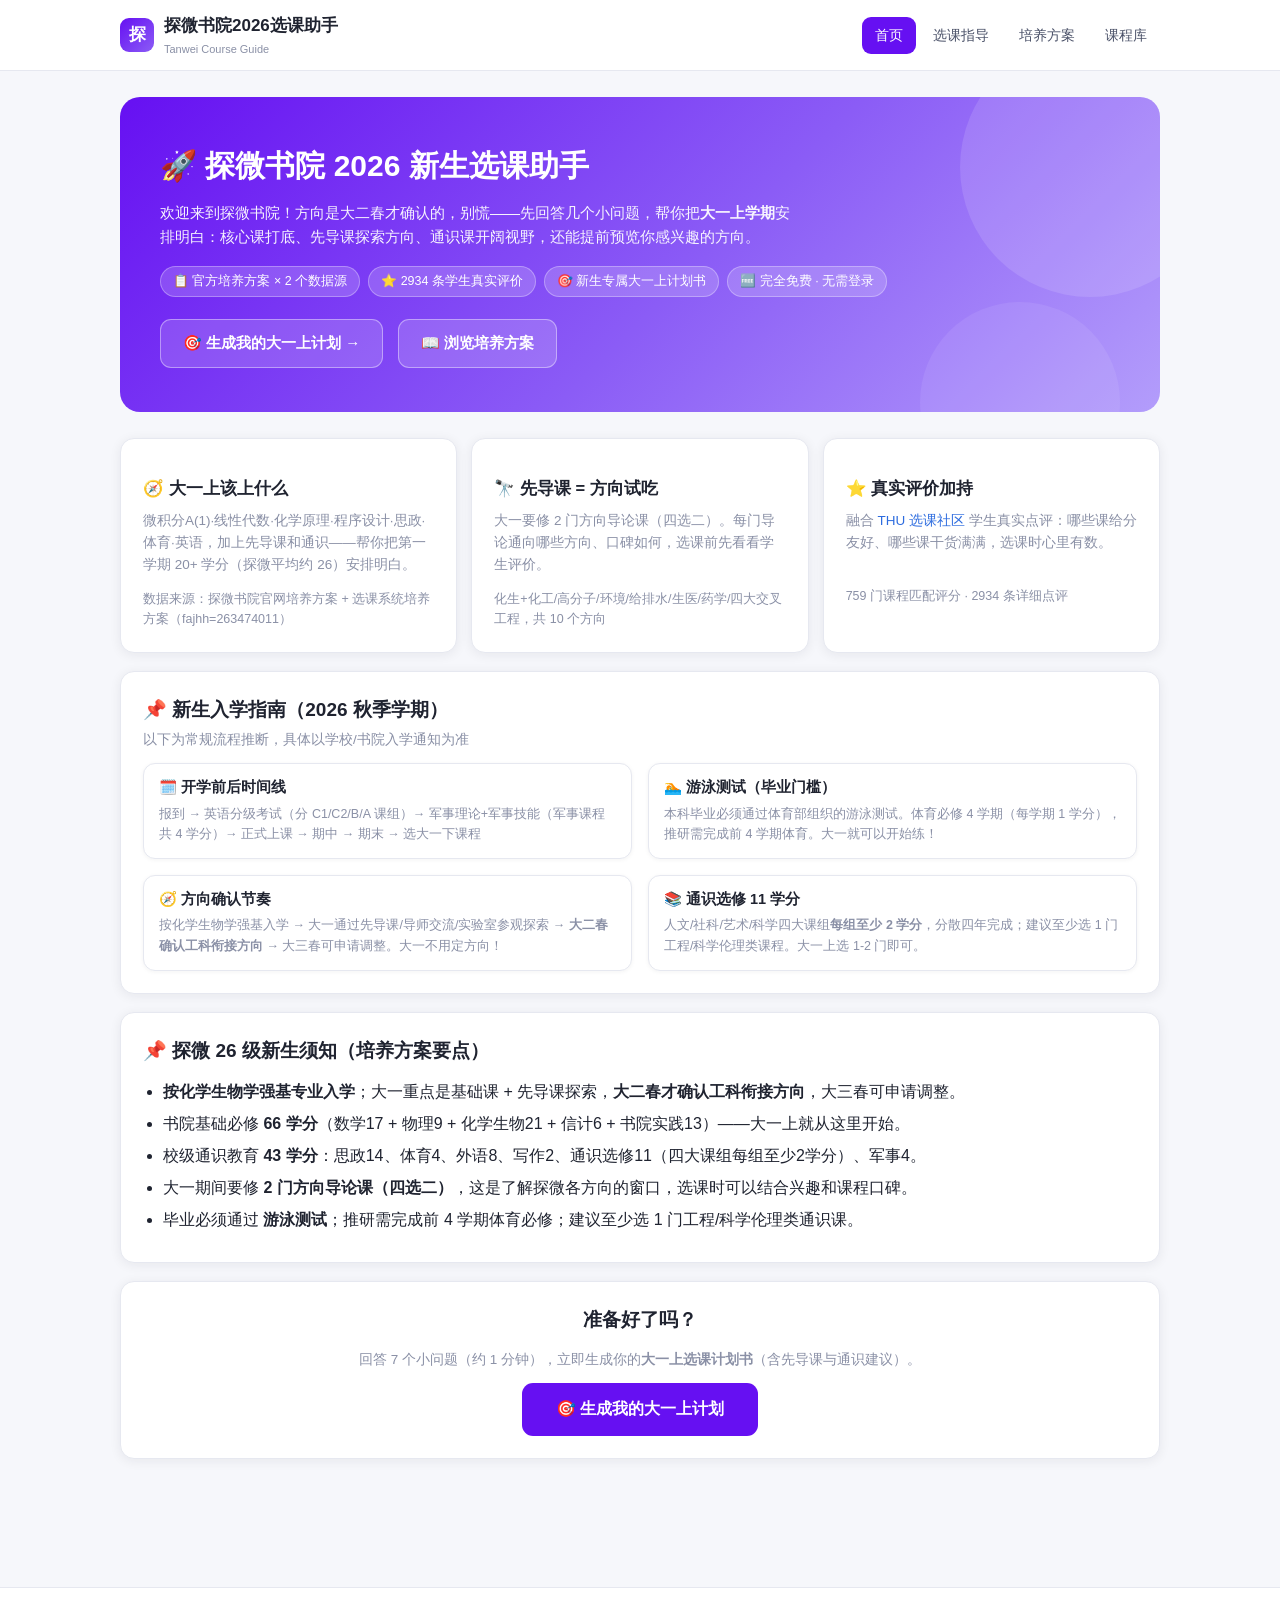
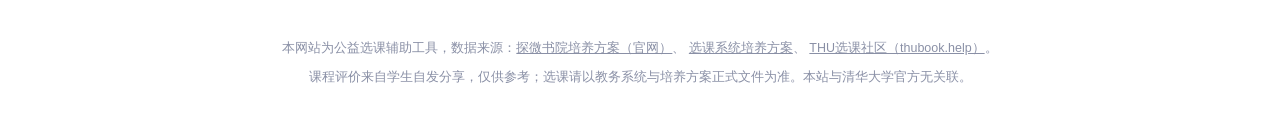
<file: index.html>
<!DOCTYPE html>
<html lang="zh-CN">
<head>
  <meta charset="UTF-8">
  <meta name="viewport" content="width=device-width, initial-scale=1.0">
  <title>探微书院2026选课助手 - 清华探微书院选课指导</title>
  <meta name="description" content="面向清华大学探微书院2026级新生的选课指导网站：结合官方培养方案与THU选课社区真实评价，按必选/限选/任选框架为你生成个性化选课建议。">
  <link rel="stylesheet" href="css/style.css">
  <link rel="icon" href="data:image/svg+xml,<svg xmlns='http://www.w3.org/2000/svg' viewBox='0 0 100 100'><rect width='100' height='100' rx='22' fill='%236610f2'/><text x='50' y='68' font-size='52' text-anchor='middle' fill='white' font-family='sans-serif' font-weight='bold'>探</text></svg>">
</head>
<body>
  <header class="topbar">
    <div class="topbar-inner">
      <a class="brand" href="index.html">
        <span class="brand-logo">探</span>
        <span>探微书院2026选课助手<small>Tanwei Course Guide</small></span>
      </a>
      <nav class="nav">
        <a href="index.html" data-nav="home" class="active">首页</a>
        <a href="guide.html" data-nav="guide">选课指导</a>
        <a href="pyfa.html" data-nav="pyfa">培养方案</a>
        <a href="courses.html" data-nav="courses">课程库</a>
      </nav>
    </div>
  </header>

  <div class="wrap">
    <section class="hero">
      <h1>🚀 探微书院 2026 新生选课助手</h1>
      <p>欢迎来到探微书院！方向是大二春才确认的，别慌——先回答几个小问题，帮你把<b>大一上学期</b>安排明白：核心课打底、先导课探索方向、通识课开阔视野，还能提前预览你感兴趣的方向。</p>
      <div class="badges">
        <span>📋 官方培养方案 × 2 个数据源</span>
        <span>⭐ 2934 条学生真实评价</span>
        <span>🎯 新生专属大一上计划书</span>
        <span>🆓 完全免费 · 无需登录</span>
      </div>
      <div class="cta">
        <a class="btn btn-ghost" href="guide.html">🎯 生成我的大一上计划 →</a>
        <a class="btn btn-ghost" href="pyfa.html" style="margin-left:10px">📖 浏览培养方案</a>
      </div>
    </section>

    <div class="grid-3">
      <div class="card">
        <h3>🧭 大一上该上什么</h3>
        <p class="sub" style="min-height:64px">微积分A(1)·线性代数·化学原理·程序设计·思政·体育·英语，加上先导课和通识——帮你把第一学期 20+ 学分（探微平均约 26）安排明白。</p>
        <p class="small">数据来源：探微书院官网培养方案 + 选课系统培养方案（fajhh=263474011）</p>
      </div>
      <div class="card">
        <h3>🔭 先导课 = 方向试吃</h3>
        <p class="sub" style="min-height:64px">大一要修 2 门方向导论课（四选二）。每门导论通向哪些方向、口碑如何，选课前先看看学生评价。</p>
        <p class="small">化生+化工/高分子/环境/给排水/生医/药学/四大交叉工程，共 10 个方向</p>
      </div>
      <div class="card">
        <h3>⭐ 真实评价加持</h3>
        <p class="sub" style="min-height:64px">融合 <a href="https://thubook.help/thucourse/" target="_blank" rel="noopener">THU 选课社区</a> 学生真实点评：哪些课给分友好、哪些课干货满满，选课时心里有数。</p>
        <p class="small">759 门课程匹配评分 · 2934 条详细点评</p>
      </div>
    </div>

    <div class="card">
      <h2>📌 新生入学指南（2026 秋季学期）</h2>
      <div class="sub">以下为常规流程推断，具体以学校/书院入学通知为准</div>
      <div class="grid-2" style="margin-top:6px">
        <div class="course-card">
          <div class="course-name">🗓️ 开学前后时间线</div>
          <div class="course-meta"><span class="small">报到 → 英语分级考试（分 C1/C2/B/A 课组）→ 军事理论+军事技能（军事课程共 4 学分）→ 正式上课 → 期中 → 期末 → 选大一下课程</span></div>
        </div>
        <div class="course-card">
          <div class="course-name">🏊 游泳测试（毕业门槛）</div>
          <div class="course-meta"><span class="small">本科毕业必须通过体育部组织的游泳测试。体育必修 4 学期（每学期 1 学分），推研需完成前 4 学期体育。大一就可以开始练！</span></div>
        </div>
        <div class="course-card">
          <div class="course-name">🧭 方向确认节奏</div>
          <div class="course-meta"><span class="small">按化学生物学强基入学 → 大一通过先导课/导师交流/实验室参观探索 → <b>大二春确认工科衔接方向</b> → 大三春可申请调整。大一不用定方向！</span></div>
        </div>
        <div class="course-card">
          <div class="course-name">📚 通识选修 11 学分</div>
          <div class="course-meta"><span class="small">人文/社科/艺术/科学四大课组<b>每组至少 2 学分</b>，分散四年完成；建议至少选 1 门工程/科学伦理类课程。大一上选 1-2 门即可。</span></div>
        </div>
      </div>
    </div>

    <div class="card">
      <h2>📌 探微 26 级新生须知（培养方案要点）</h2>
      <ul style="margin:10px 0 4px 20px; line-height:2">
        <li><b>按化学生物学强基专业入学</b>；大一重点是基础课 + 先导课探索，<b>大二春才确认工科衔接方向</b>，大三春可申请调整。</li>
        <li>书院基础必修 <b>66 学分</b>（数学17 + 物理9 + 化学生物21 + 信计6 + 书院实践13）——大一上就从这里开始。</li>
        <li>校级通识教育 <b>43 学分</b>：思政14、体育4、外语8、写作2、通识选修11（四大课组每组至少2学分）、军事4。</li>
        <li>大一期间要修 <b>2 门方向导论课（四选二）</b>，这是了解探微各方向的窗口，选课时可以结合兴趣和课程口碑。</li>
        <li>毕业必须通过 <b>游泳测试</b>；推研需完成前 4 学期体育必修；建议至少选 1 门工程/科学伦理类通识课。</li>
      </ul>
    </div>

    <div class="card" style="text-align:center">
      <h2 style="margin-bottom:14px">准备好了吗？</h2>
      <p class="sub">回答 7 个小问题（约 1 分钟），立即生成你的<b>大一上选课计划书</b>（含先导课与通识建议）。</p>
      <a class="btn btn-primary" href="guide.html" style="font-size:16px;padding:13px 34px">🎯 生成我的大一上计划</a>
    </div>
  </div>

  <footer class="footer"></footer>
  <script src="js/common.js"></script>
  <script defer src="https://cloud.umami.is/script.js" data-website-id="f0b6b530-dc41-487b-8b93-bb1260976c66"></script>
</body>
</html>
</file>
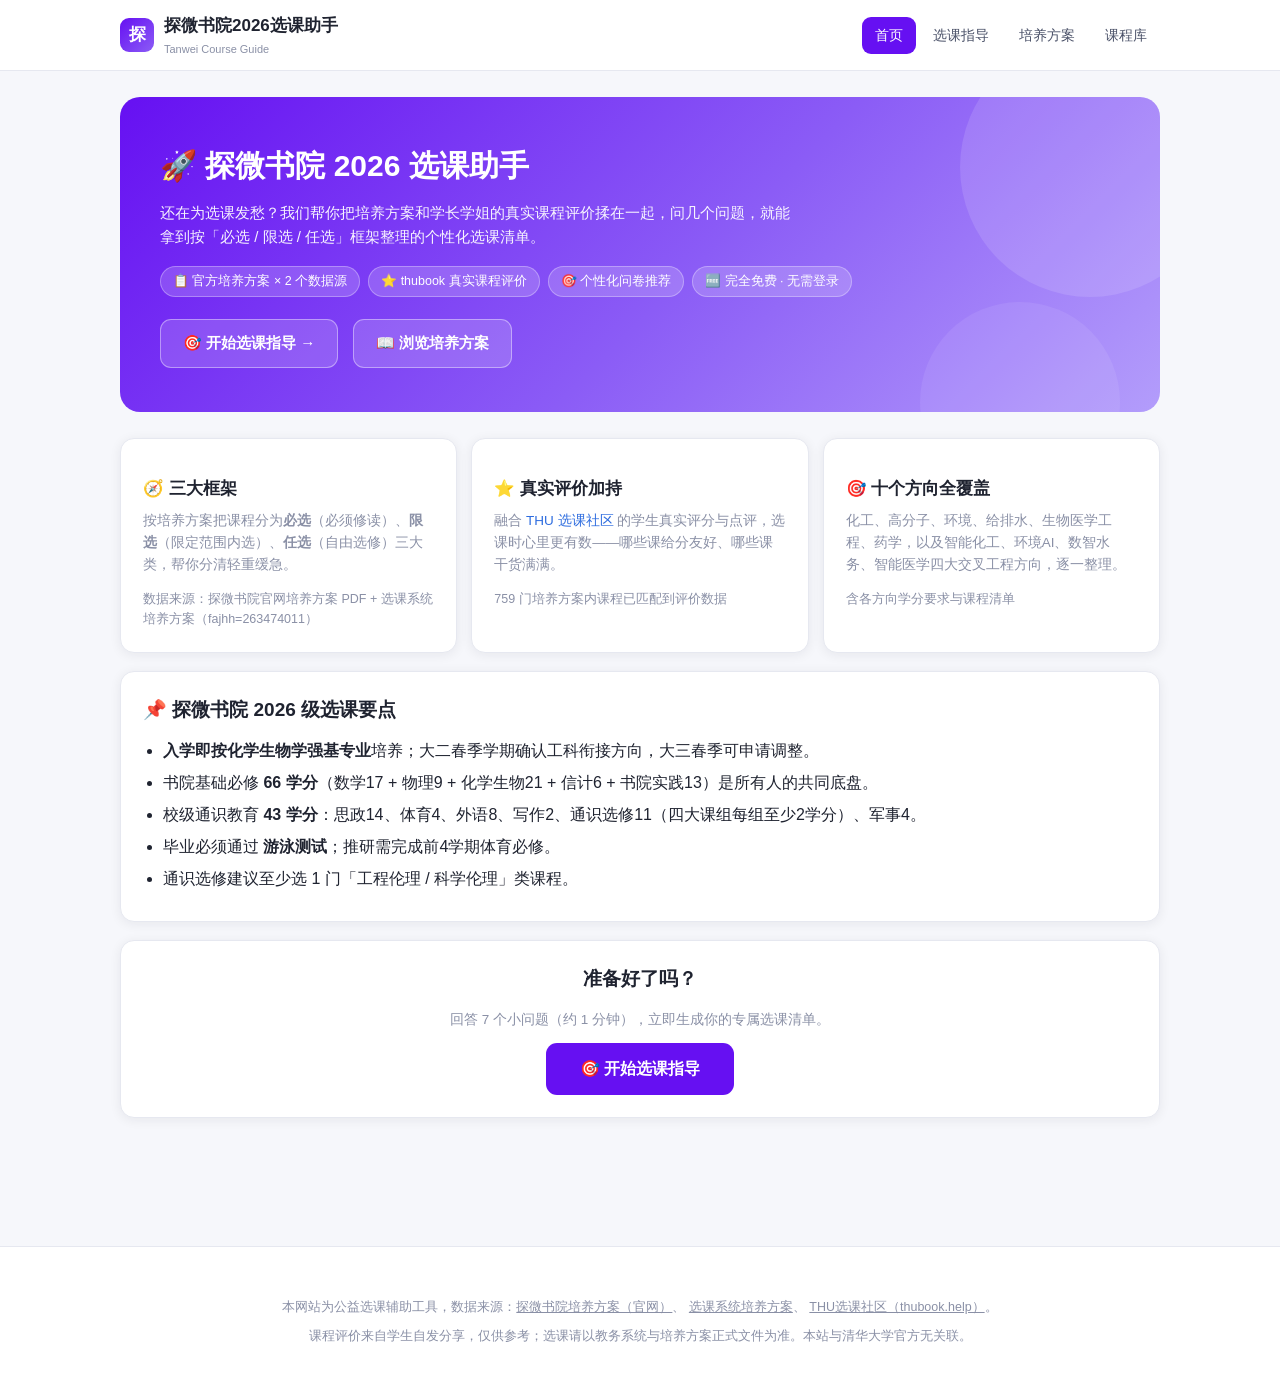
<file: 网站发布版/index.html>
<!DOCTYPE html>
<html lang="zh-CN">
<head>
  <meta charset="UTF-8">
  <meta name="viewport" content="width=device-width, initial-scale=1.0">
  <title>探微书院2026选课助手 - 清华探微书院选课指导</title>
  <meta name="description" content="面向清华大学探微书院2026级新生的选课指导网站：结合官方培养方案与THU选课社区真实评价，按必选/限选/任选框架为你生成个性化选课建议。">
  <link rel="stylesheet" href="css/style.css">
  <link rel="icon" href="data:image/svg+xml,<svg xmlns='http://www.w3.org/2000/svg' viewBox='0 0 100 100'><rect width='100' height='100' rx='22' fill='%236610f2'/><text x='50' y='68' font-size='52' text-anchor='middle' fill='white' font-family='sans-serif' font-weight='bold'>探</text></svg>">
</head>
<body>
  <header class="topbar">
    <div class="topbar-inner">
      <a class="brand" href="index.html">
        <span class="brand-logo">探</span>
        <span>探微书院2026选课助手<small>Tanwei Course Guide</small></span>
      </a>
      <nav class="nav">
        <a href="index.html" data-nav="home" class="active">首页</a>
        <a href="guide.html" data-nav="guide">选课指导</a>
        <a href="pyfa.html" data-nav="pyfa">培养方案</a>
        <a href="courses.html" data-nav="courses">课程库</a>
      </nav>
    </div>
  </header>

  <div class="wrap">
    <section class="hero">
      <h1>🚀 探微书院 2026 选课助手</h1>
      <p>还在为选课发愁？我们帮你把培养方案和学长学姐的真实课程评价揉在一起，问几个问题，就能拿到按「必选 / 限选 / 任选」框架整理的个性化选课清单。</p>
      <div class="badges">
        <span>📋 官方培养方案 × 2 个数据源</span>
        <span>⭐ thubook 真实课程评价</span>
        <span>🎯 个性化问卷推荐</span>
        <span>🆓 完全免费 · 无需登录</span>
      </div>
      <div class="cta">
        <a class="btn btn-ghost" href="guide.html">🎯 开始选课指导 →</a>
        <a class="btn btn-ghost" href="pyfa.html" style="margin-left:10px">📖 浏览培养方案</a>
      </div>
    </section>

    <div class="grid-3">
      <div class="card">
        <h3>🧭 三大框架</h3>
        <p class="sub" style="min-height:64px">按培养方案把课程分为<b>必选</b>（必须修读）、<b>限选</b>（限定范围内选）、<b>任选</b>（自由选修）三大类，帮你分清轻重缓急。</p>
        <p class="small">数据来源：探微书院官网培养方案 PDF + 选课系统培养方案（fajhh=263474011）</p>
      </div>
      <div class="card">
        <h3>⭐ 真实评价加持</h3>
        <p class="sub" style="min-height:64px">融合 <a href="https://thubook.help/thucourse/" target="_blank" rel="noopener">THU 选课社区</a> 的学生真实评分与点评，选课时心里更有数——哪些课给分友好、哪些课干货满满。</p>
        <p class="small">759 门培养方案内课程已匹配到评价数据</p>
      </div>
      <div class="card">
        <h3>🎯 十个方向全覆盖</h3>
        <p class="sub" style="min-height:64px">化工、高分子、环境、给排水、生物医学工程、药学，以及智能化工、环境AI、数智水务、智能医学四大交叉工程方向，逐一整理。</p>
        <p class="small">含各方向学分要求与课程清单</p>
      </div>
    </div>

    <div class="card">
      <h2>📌 探微书院 2026 级选课要点</h2>
      <ul style="margin:10px 0 4px 20px; line-height:2">
        <li><b>入学即按化学生物学强基专业</b>培养；大二春季学期确认工科衔接方向，大三春季可申请调整。</li>
        <li>书院基础必修 <b>66 学分</b>（数学17 + 物理9 + 化学生物21 + 信计6 + 书院实践13）是所有人的共同底盘。</li>
        <li>校级通识教育 <b>43 学分</b>：思政14、体育4、外语8、写作2、通识选修11（四大课组每组至少2学分）、军事4。</li>
        <li>毕业必须通过 <b>游泳测试</b>；推研需完成前4学期体育必修。</li>
        <li>通识选修建议至少选 1 门「工程伦理 / 科学伦理」类课程。</li>
      </ul>
    </div>

    <div class="card" style="text-align:center">
      <h2 style="margin-bottom:14px">准备好了吗？</h2>
      <p class="sub">回答 7 个小问题（约 1 分钟），立即生成你的专属选课清单。</p>
      <a class="btn btn-primary" href="guide.html" style="font-size:16px;padding:13px 34px">🎯 开始选课指导</a>
    </div>
  </div>

  <footer class="footer"></footer>
  <script src="js/common.js"></script>
</body>
</html>
</file>
<file: css/style.css>
/* ============================================================
   探微书院2026选课助手 - 样式表
   ============================================================ */
:root {
  --tw-purple: #6610f2;
  --tw-purple-dark: #4b0dc2;
  --tw-purple-light: #efe8fd;
  --tw-blue: #2d6cdf;
  --ink: #1f2330;
  --ink-2: #4a5168;
  --ink-3: #8a90a6;
  --bg: #f6f7fb;
  --card: #ffffff;
  --line: #e6e8f0;
  --good: #12b76a;
  --warn: #f79009;
  --bad: #f04438;
  --radius: 14px;
  --shadow: 0 2px 12px rgba(31, 35, 48, 0.07);
  --shadow-lg: 0 8px 30px rgba(31, 35, 48, 0.12);
  --font: -apple-system, BlinkMacSystemFont, "PingFang SC", "Hiragino Sans GB",
    "Microsoft YaHei", "Segoe UI", Roboto, sans-serif;
}

* { box-sizing: border-box; margin: 0; padding: 0; }

html { scroll-behavior: smooth; }

body {
  font-family: var(--font);
  background: var(--bg);
  color: var(--ink);
  line-height: 1.65;
  -webkit-font-smoothing: antialiased;
}

a { color: var(--tw-blue); text-decoration: none; }
a:hover { text-decoration: underline; }

/* ---------- 顶部导航 ---------- */
.topbar {
  position: sticky; top: 0; z-index: 100;
  background: rgba(255, 255, 255, 0.92);
  backdrop-filter: blur(10px);
  border-bottom: 1px solid var(--line);
}
.topbar-inner {
  max-width: 1080px; margin: 0 auto; padding: 12px 20px;
  display: flex; align-items: center; gap: 18px;
}
.brand { display: flex; align-items: center; gap: 10px; font-weight: 700; font-size: 17px; color: var(--ink); }
.brand:hover { text-decoration: none; }
.brand-logo {
  width: 34px; height: 34px; border-radius: 9px;
  background: linear-gradient(135deg, var(--tw-purple), #8b5cf6);
  color: #fff; display: flex; align-items: center; justify-content: center;
  font-size: 17px; font-weight: 800;
}
.brand small { display: block; font-size: 11px; font-weight: 400; color: var(--ink-3); }
.nav { margin-left: auto; display: flex; gap: 4px; }
.nav a {
  padding: 7px 13px; border-radius: 9px; color: var(--ink-2); font-size: 14px; font-weight: 500;
}
.nav a:hover { background: var(--tw-purple-light); text-decoration: none; }
.nav a.active { background: var(--tw-purple); color: #fff; }

/* ---------- 布局 ---------- */
.wrap { max-width: 1080px; margin: 0 auto; padding: 26px 20px 70px; }
.hero {
  background: linear-gradient(135deg, #6610f2 0%, #8b5cf6 55%, #b39dfb 100%);
  color: #fff; border-radius: 20px; padding: 44px 40px; margin-bottom: 26px;
  position: relative; overflow: hidden;
}
.hero::after {
  content: ""; position: absolute; right: -60px; top: -60px; width: 260px; height: 260px;
  border-radius: 50%; background: rgba(255, 255, 255, 0.12);
}
.hero::before {
  content: ""; position: absolute; right: 40px; bottom: -90px; width: 200px; height: 200px;
  border-radius: 50%; background: rgba(255, 255, 255, 0.08);
}
.hero h1 { font-size: 30px; margin-bottom: 10px; position: relative; z-index: 1; }
.hero p { font-size: 15px; opacity: 0.94; max-width: 640px; position: relative; z-index: 1; }
.hero .badges { margin-top: 16px; display: flex; gap: 8px; flex-wrap: wrap; position: relative; z-index: 1; }
.hero .badges span {
  background: rgba(255,255,255,0.18); border: 1px solid rgba(255,255,255,0.3);
  padding: 4px 12px; border-radius: 999px; font-size: 12.5px;
}
.hero .cta { margin-top: 22px; position: relative; z-index: 1; }

/* ---------- 按钮 ---------- */
.btn {
  display: inline-block; padding: 11px 22px; border-radius: 11px; border: none;
  font-size: 15px; font-weight: 600; cursor: pointer; transition: all 0.18s;
  font-family: var(--font);
}
.btn-primary { background: var(--tw-purple); color: #fff; }
.btn-primary:hover { background: var(--tw-purple-dark); transform: translateY(-1px); box-shadow: var(--shadow); }
.btn-ghost { background: rgba(255,255,255,0.16); color: #fff; border: 1px solid rgba(255,255,255,0.4); }
.btn-ghost:hover { background: rgba(255,255,255,0.26); }
.btn-outline { background: #fff; color: var(--tw-purple); border: 1.5px solid var(--tw-purple); }
.btn-outline:hover { background: var(--tw-purple-light); }
.btn-soft { background: var(--tw-purple-light); color: var(--tw-purple-dark); }
.btn-soft:hover { background: #dfd2fb; }
.btn:disabled { opacity: 0.45; cursor: not-allowed; transform: none !important; }

/* ---------- 卡片 ---------- */
.card {
  background: var(--card); border: 1px solid var(--line); border-radius: var(--radius);
  box-shadow: var(--shadow); padding: 22px; margin-bottom: 18px;
}
.card h2 { font-size: 19px; margin-bottom: 4px; }
.card h3 { font-size: 16.5px; margin: 14px 0 8px; }
.card .sub { color: var(--ink-3); font-size: 13.5px; margin-bottom: 12px; }
.grid-2 { display: grid; grid-template-columns: 1fr 1fr; gap: 16px; }
.grid-3 { display: grid; grid-template-columns: repeat(3, 1fr); gap: 14px; }
@media (max-width: 760px) { .grid-2, .grid-3 { grid-template-columns: 1fr; } }

/* ---------- 课程卡片 ---------- */
.course-card {
  background: var(--card); border: 1px solid var(--line); border-radius: 12px;
  padding: 13px 15px; box-shadow: 0 1px 4px rgba(31,35,48,0.05);
  display: flex; flex-direction: column; gap: 6px; transition: box-shadow 0.15s;
}
.course-card:hover { box-shadow: var(--shadow-lg); }
.course-name { font-weight: 600; font-size: 14.5px; line-height: 1.4; }
.course-meta { font-size: 12.5px; color: var(--ink-3); display: flex; gap: 8px; flex-wrap: wrap; align-items: center; }
.pill {
  display: inline-block; padding: 1.5px 8px; border-radius: 999px; font-size: 11.5px; font-weight: 600;
}
.pill-req { background: #fdecea; color: #d92d20; }
.pill-lim { background: #fef3e2; color: #dc6803; }
.pill-free { background: #e8f7ef; color: #067647; }
.pill-tag { background: var(--tw-purple-light); color: var(--tw-purple-dark); }
.pill-module { background: #eaf1fe; color: #175cd3; }

/* 评分 */
.stars { color: #f5a623; font-size: 13px; letter-spacing: 1px; }
.score-badge {
  display: inline-flex; align-items: center; gap: 5px;
  background: #fff7e6; color: #b54708; border: 1px solid #fde68a;
  border-radius: 8px; padding: 2px 9px; font-size: 12.5px; font-weight: 700;
}
.score-none { color: var(--ink-3); font-size: 12px; }

/* 评价框 */
.review {
  background: #fafbfe; border: 1px solid var(--line); border-radius: 10px;
  padding: 11px 13px; margin-top: 8px; font-size: 13px; color: var(--ink-2);
  max-height: 150px; overflow-y: auto;
}
.review .rv-head { display: flex; justify-content: space-between; font-size: 12px; color: var(--ink-3); margin-bottom: 5px; }

/* ---------- 问卷 ---------- */
.quiz-step { display: none; animation: fadeIn 0.3s ease; }
.quiz-step.active { display: block; }
@keyframes fadeIn { from { opacity: 0; transform: translateY(8px); } to { opacity: 1; transform: none; } }
.q-title { font-size: 20px; font-weight: 700; margin-bottom: 6px; }
.q-desc { color: var(--ink-3); font-size: 14px; margin-bottom: 18px; }
.opt {
  display: flex; align-items: flex-start; gap: 12px;
  border: 1.5px solid var(--line); border-radius: 12px; padding: 13px 15px;
  margin-bottom: 10px; cursor: pointer; transition: all 0.15s; background: #fff;
}
.opt:hover { border-color: #c9b8f5; background: #faf7ff; }
.opt.selected { border-color: var(--tw-purple); background: var(--tw-purple-light); box-shadow: 0 0 0 3px rgba(102,16,242,0.12); }
.opt .opt-radio {
  width: 19px; height: 19px; border-radius: 50%; border: 2px solid #cbd0de;
  flex-shrink: 0; margin-top: 3px; display: flex; align-items: center; justify-content: center;
}
.opt.selected .opt-radio { border-color: var(--tw-purple); }
.opt.selected .opt-radio::after { content: ""; width: 9px; height: 9px; border-radius: 50%; background: var(--tw-purple); }
.opt .opt-check {
  width: 19px; height: 19px; border-radius: 5px; border: 2px solid #cbd0de;
  flex-shrink: 0; margin-top: 3px; display: flex; align-items: center; justify-content: center;
  color: #fff; font-size: 13px;
}
.opt.selected .opt-check { background: var(--tw-purple); border-color: var(--tw-purple); }
.opt .opt-title { font-weight: 600; font-size: 14.5px; }
.opt .opt-sub { font-size: 12.8px; color: var(--ink-3); margin-top: 2px; }
.quiz-nav { display: flex; justify-content: space-between; margin-top: 20px; align-items: center; }
.quiz-progress { height: 6px; background: var(--line); border-radius: 999px; overflow: hidden; margin-bottom: 24px; }
.quiz-progress > div { height: 100%; background: linear-gradient(90deg, var(--tw-purple), #8b5cf6); border-radius: 999px; transition: width 0.3s; }
.step-dots { display: flex; gap: 6px; justify-content: center; margin: 16px 0 4px; }
.step-dots span { width: 8px; height: 8px; border-radius: 50%; background: var(--line); }
.step-dots span.on { background: var(--tw-purple); }

/* ---------- 推荐结果 ---------- */
.rec-section { margin-bottom: 26px; }
.rec-section > h2 {
  display: flex; align-items: center; gap: 9px; font-size: 19px; margin-bottom: 4px;
}
.rec-section > h2 .tag-icon {
  width: 30px; height: 30px; border-radius: 9px; display: inline-flex;
  align-items: center; justify-content: center; font-size: 15px;
}
.rec-section .rec-desc { color: var(--ink-3); font-size: 13.5px; margin-bottom: 13px; }
.bar-req { background: #fdecea; color: #d92d20; }
.bar-lim { background: #fef3e2; color: #dc6803; }
.bar-free { background: #e8f7ef; color: #067647; }
.module-block { margin: 10px 0 16px; }
.module-block .mod-head {
  display: flex; align-items: center; gap: 8px; font-weight: 600; font-size: 14.5px;
  margin-bottom: 9px; flex-wrap: wrap;
}
.module-block .mod-req { font-size: 12.5px; color: var(--ink-3); font-weight: 400; }

/* 学分规划 */
.plan-grid { display: grid; grid-template-columns: repeat(4, 1fr); gap: 12px; }
@media (max-width: 760px) { .plan-grid { grid-template-columns: 1fr 1fr; } }
.plan-cell {
  border: 1px solid var(--line); border-radius: 11px; padding: 11px 13px; background: #fbfcff;
}
.plan-cell .sem { font-size: 12px; color: var(--ink-3); font-weight: 600; }
.plan-cell .cr { font-size: 17px; font-weight: 800; color: var(--tw-purple-dark); }
.plan-cell .hint { font-size: 11.5px; color: var(--ink-3); margin-top: 2px; }

/* ---------- 表格 ---------- */
table.tbl { width: 100%; border-collapse: collapse; font-size: 13.5px; }
.tbl th {
  background: #f3f1fb; color: var(--ink-2); text-align: left; padding: 9px 11px;
  border-bottom: 2px solid var(--line); font-weight: 600; white-space: nowrap;
}
.tbl td { padding: 8px 11px; border-bottom: 1px solid var(--line); vertical-align: top; }
.tbl tr:hover td { background: #faf8ff; }
.tbl .num { text-align: right; white-space: nowrap; }
.tbl-group-row td { background: #f8f6ff; font-weight: 700; color: var(--tw-purple-dark); }

/* ---------- 培养方案树 ---------- */
.tree-btn {
  display: block; width: 100%; text-align: left; border: none; background: none;
  font-family: var(--font); font-size: 14px; padding: 8px 10px; border-radius: 9px;
  cursor: pointer; color: var(--ink); font-weight: 500;
}
.tree-btn:hover { background: var(--tw-purple-light); }
.tree-btn .cnt { color: var(--ink-3); font-size: 12px; margin-left: 6px; }
.tree-btn.active { background: var(--tw-purple); color: #fff; }
.tree-btn.active .cnt { color: rgba(255,255,255,0.8); }

/* ---------- 搜索 ---------- */
.searchbar { display: flex; gap: 10px; margin-bottom: 16px; flex-wrap: wrap; }
.searchbar input {
  flex: 1; min-width: 220px; padding: 11px 15px; border: 1.5px solid var(--line);
  border-radius: 11px; font-size: 14.5px; font-family: var(--font); outline: none;
}
.searchbar input:focus { border-color: var(--tw-purple); }
.filter-chips { display: flex; gap: 8px; flex-wrap: wrap; margin-bottom: 14px; }
.chip {
  padding: 6px 13px; border-radius: 999px; border: 1.5px solid var(--line);
  background: #fff; font-size: 13px; cursor: pointer; color: var(--ink-2); font-family: var(--font);
}
.chip.on { background: var(--tw-purple); border-color: var(--tw-purple); color: #fff; }

/* ---------- 页脚 ---------- */
.footer {
  border-top: 1px solid var(--line); margin-top: 40px; padding: 24px 20px 40px;
  color: var(--ink-3); font-size: 12.5px; text-align: center; background: #fff;
}
.footer a { color: var(--ink-3); text-decoration: underline; }

/* ---------- 提示 ---------- */
.notice {
  background: #f0f6ff; border: 1px solid #cfe3ff; color: #155eef;
  border-radius: 11px; padding: 12px 15px; font-size: 13.5px; margin-bottom: 16px;
}
.notice.warn { background: #fff9ec; border-color: #fde68a; color: #b45309; }

/* 加载中 */
.loading { text-align: center; padding: 60px 0; color: var(--ink-3); font-size: 14.5px; }
.spinner {
  width: 34px; height: 34px; border: 3.5px solid var(--tw-purple-light);
  border-top-color: var(--tw-purple); border-radius: 50%;
  animation: spin 0.8s linear infinite; margin: 0 auto 12px;
}
@keyframes spin { to { transform: rotate(360deg); } }

/* 详情抽屉 */
details.detail { margin-top: 8px; }
details.detail summary {
  cursor: pointer; font-size: 12.8px; color: var(--tw-blue); user-select: none;
}
details.detail summary:hover { text-decoration: underline; }

.fade-in { animation: fadeIn 0.4s ease; }
.mt8 { margin-top: 8px; } .mt16 { margin-top: 16px; } .mt24 { margin-top: 24px; }
.mb8 { margin-bottom: 8px; } .mb16 { margin-bottom: 16px; }
.small { font-size: 12.5px; color: var(--ink-3); }
.muted { color: var(--ink-3); }
.tag { display: inline-block; background: var(--tw-purple-light); color: var(--tw-purple-dark); border-radius: 6px; padding: 1px 7px; font-size: 11.5px; margin: 1px 3px 1px 0; }
</file>
<file: 网站发布版/css/style.css>
/* ============================================================
   探微书院2026选课助手 - 样式表
   ============================================================ */
:root {
  --tw-purple: #6610f2;
  --tw-purple-dark: #4b0dc2;
  --tw-purple-light: #efe8fd;
  --tw-blue: #2d6cdf;
  --ink: #1f2330;
  --ink-2: #4a5168;
  --ink-3: #8a90a6;
  --bg: #f6f7fb;
  --card: #ffffff;
  --line: #e6e8f0;
  --good: #12b76a;
  --warn: #f79009;
  --bad: #f04438;
  --radius: 14px;
  --shadow: 0 2px 12px rgba(31, 35, 48, 0.07);
  --shadow-lg: 0 8px 30px rgba(31, 35, 48, 0.12);
  --font: -apple-system, BlinkMacSystemFont, "PingFang SC", "Hiragino Sans GB",
    "Microsoft YaHei", "Segoe UI", Roboto, sans-serif;
}

* { box-sizing: border-box; margin: 0; padding: 0; }

html { scroll-behavior: smooth; }

body {
  font-family: var(--font);
  background: var(--bg);
  color: var(--ink);
  line-height: 1.65;
  -webkit-font-smoothing: antialiased;
}

a { color: var(--tw-blue); text-decoration: none; }
a:hover { text-decoration: underline; }

/* ---------- 顶部导航 ---------- */
.topbar {
  position: sticky; top: 0; z-index: 100;
  background: rgba(255, 255, 255, 0.92);
  backdrop-filter: blur(10px);
  border-bottom: 1px solid var(--line);
}
.topbar-inner {
  max-width: 1080px; margin: 0 auto; padding: 12px 20px;
  display: flex; align-items: center; gap: 18px;
}
.brand { display: flex; align-items: center; gap: 10px; font-weight: 700; font-size: 17px; color: var(--ink); }
.brand:hover { text-decoration: none; }
.brand-logo {
  width: 34px; height: 34px; border-radius: 9px;
  background: linear-gradient(135deg, var(--tw-purple), #8b5cf6);
  color: #fff; display: flex; align-items: center; justify-content: center;
  font-size: 17px; font-weight: 800;
}
.brand small { display: block; font-size: 11px; font-weight: 400; color: var(--ink-3); }
.nav { margin-left: auto; display: flex; gap: 4px; }
.nav a {
  padding: 7px 13px; border-radius: 9px; color: var(--ink-2); font-size: 14px; font-weight: 500;
}
.nav a:hover { background: var(--tw-purple-light); text-decoration: none; }
.nav a.active { background: var(--tw-purple); color: #fff; }

/* ---------- 布局 ---------- */
.wrap { max-width: 1080px; margin: 0 auto; padding: 26px 20px 70px; }
.hero {
  background: linear-gradient(135deg, #6610f2 0%, #8b5cf6 55%, #b39dfb 100%);
  color: #fff; border-radius: 20px; padding: 44px 40px; margin-bottom: 26px;
  position: relative; overflow: hidden;
}
.hero::after {
  content: ""; position: absolute; right: -60px; top: -60px; width: 260px; height: 260px;
  border-radius: 50%; background: rgba(255, 255, 255, 0.12);
}
.hero::before {
  content: ""; position: absolute; right: 40px; bottom: -90px; width: 200px; height: 200px;
  border-radius: 50%; background: rgba(255, 255, 255, 0.08);
}
.hero h1 { font-size: 30px; margin-bottom: 10px; position: relative; z-index: 1; }
.hero p { font-size: 15px; opacity: 0.94; max-width: 640px; position: relative; z-index: 1; }
.hero .badges { margin-top: 16px; display: flex; gap: 8px; flex-wrap: wrap; position: relative; z-index: 1; }
.hero .badges span {
  background: rgba(255,255,255,0.18); border: 1px solid rgba(255,255,255,0.3);
  padding: 4px 12px; border-radius: 999px; font-size: 12.5px;
}
.hero .cta { margin-top: 22px; position: relative; z-index: 1; }

/* ---------- 按钮 ---------- */
.btn {
  display: inline-block; padding: 11px 22px; border-radius: 11px; border: none;
  font-size: 15px; font-weight: 600; cursor: pointer; transition: all 0.18s;
  font-family: var(--font);
}
.btn-primary { background: var(--tw-purple); color: #fff; }
.btn-primary:hover { background: var(--tw-purple-dark); transform: translateY(-1px); box-shadow: var(--shadow); }
.btn-ghost { background: rgba(255,255,255,0.16); color: #fff; border: 1px solid rgba(255,255,255,0.4); }
.btn-ghost:hover { background: rgba(255,255,255,0.26); }
.btn-outline { background: #fff; color: var(--tw-purple); border: 1.5px solid var(--tw-purple); }
.btn-outline:hover { background: var(--tw-purple-light); }
.btn-soft { background: var(--tw-purple-light); color: var(--tw-purple-dark); }
.btn-soft:hover { background: #dfd2fb; }
.btn:disabled { opacity: 0.45; cursor: not-allowed; transform: none !important; }

/* ---------- 卡片 ---------- */
.card {
  background: var(--card); border: 1px solid var(--line); border-radius: var(--radius);
  box-shadow: var(--shadow); padding: 22px; margin-bottom: 18px;
}
.card h2 { font-size: 19px; margin-bottom: 4px; }
.card h3 { font-size: 16.5px; margin: 14px 0 8px; }
.card .sub { color: var(--ink-3); font-size: 13.5px; margin-bottom: 12px; }
.grid-2 { display: grid; grid-template-columns: 1fr 1fr; gap: 16px; }
.grid-3 { display: grid; grid-template-columns: repeat(3, 1fr); gap: 14px; }
@media (max-width: 760px) { .grid-2, .grid-3 { grid-template-columns: 1fr; } }

/* ---------- 课程卡片 ---------- */
.course-card {
  background: var(--card); border: 1px solid var(--line); border-radius: 12px;
  padding: 13px 15px; box-shadow: 0 1px 4px rgba(31,35,48,0.05);
  display: flex; flex-direction: column; gap: 6px; transition: box-shadow 0.15s;
}
.course-card:hover { box-shadow: var(--shadow-lg); }
.course-name { font-weight: 600; font-size: 14.5px; line-height: 1.4; }
.course-meta { font-size: 12.5px; color: var(--ink-3); display: flex; gap: 8px; flex-wrap: wrap; align-items: center; }
.pill {
  display: inline-block; padding: 1.5px 8px; border-radius: 999px; font-size: 11.5px; font-weight: 600;
}
.pill-req { background: #fdecea; color: #d92d20; }
.pill-lim { background: #fef3e2; color: #dc6803; }
.pill-free { background: #e8f7ef; color: #067647; }
.pill-tag { background: var(--tw-purple-light); color: var(--tw-purple-dark); }
.pill-module { background: #eaf1fe; color: #175cd3; }

/* 评分 */
.stars { color: #f5a623; font-size: 13px; letter-spacing: 1px; }
.score-badge {
  display: inline-flex; align-items: center; gap: 5px;
  background: #fff7e6; color: #b54708; border: 1px solid #fde68a;
  border-radius: 8px; padding: 2px 9px; font-size: 12.5px; font-weight: 700;
}
.score-none { color: var(--ink-3); font-size: 12px; }

/* 评价框 */
.review {
  background: #fafbfe; border: 1px solid var(--line); border-radius: 10px;
  padding: 11px 13px; margin-top: 8px; font-size: 13px; color: var(--ink-2);
  max-height: 150px; overflow-y: auto;
}
.review .rv-head { display: flex; justify-content: space-between; font-size: 12px; color: var(--ink-3); margin-bottom: 5px; }

/* ---------- 问卷 ---------- */
.quiz-step { display: none; animation: fadeIn 0.3s ease; }
.quiz-step.active { display: block; }
@keyframes fadeIn { from { opacity: 0; transform: translateY(8px); } to { opacity: 1; transform: none; } }
.q-title { font-size: 20px; font-weight: 700; margin-bottom: 6px; }
.q-desc { color: var(--ink-3); font-size: 14px; margin-bottom: 18px; }
.opt {
  display: flex; align-items: flex-start; gap: 12px;
  border: 1.5px solid var(--line); border-radius: 12px; padding: 13px 15px;
  margin-bottom: 10px; cursor: pointer; transition: all 0.15s; background: #fff;
}
.opt:hover { border-color: #c9b8f5; background: #faf7ff; }
.opt.selected { border-color: var(--tw-purple); background: var(--tw-purple-light); box-shadow: 0 0 0 3px rgba(102,16,242,0.12); }
.opt .opt-radio {
  width: 19px; height: 19px; border-radius: 50%; border: 2px solid #cbd0de;
  flex-shrink: 0; margin-top: 3px; display: flex; align-items: center; justify-content: center;
}
.opt.selected .opt-radio { border-color: var(--tw-purple); }
.opt.selected .opt-radio::after { content: ""; width: 9px; height: 9px; border-radius: 50%; background: var(--tw-purple); }
.opt .opt-check {
  width: 19px; height: 19px; border-radius: 5px; border: 2px solid #cbd0de;
  flex-shrink: 0; margin-top: 3px; display: flex; align-items: center; justify-content: center;
  color: #fff; font-size: 13px;
}
.opt.selected .opt-check { background: var(--tw-purple); border-color: var(--tw-purple); }
.opt .opt-title { font-weight: 600; font-size: 14.5px; }
.opt .opt-sub { font-size: 12.8px; color: var(--ink-3); margin-top: 2px; }
.quiz-nav { display: flex; justify-content: space-between; margin-top: 20px; align-items: center; }
.quiz-progress { height: 6px; background: var(--line); border-radius: 999px; overflow: hidden; margin-bottom: 24px; }
.quiz-progress > div { height: 100%; background: linear-gradient(90deg, var(--tw-purple), #8b5cf6); border-radius: 999px; transition: width 0.3s; }
.step-dots { display: flex; gap: 6px; justify-content: center; margin: 16px 0 4px; }
.step-dots span { width: 8px; height: 8px; border-radius: 50%; background: var(--line); }
.step-dots span.on { background: var(--tw-purple); }

/* ---------- 推荐结果 ---------- */
.rec-section { margin-bottom: 26px; }
.rec-section > h2 {
  display: flex; align-items: center; gap: 9px; font-size: 19px; margin-bottom: 4px;
}
.rec-section > h2 .tag-icon {
  width: 30px; height: 30px; border-radius: 9px; display: inline-flex;
  align-items: center; justify-content: center; font-size: 15px;
}
.rec-section .rec-desc { color: var(--ink-3); font-size: 13.5px; margin-bottom: 13px; }
.bar-req { background: #fdecea; color: #d92d20; }
.bar-lim { background: #fef3e2; color: #dc6803; }
.bar-free { background: #e8f7ef; color: #067647; }
.module-block { margin: 10px 0 16px; }
.module-block .mod-head {
  display: flex; align-items: center; gap: 8px; font-weight: 600; font-size: 14.5px;
  margin-bottom: 9px; flex-wrap: wrap;
}
.module-block .mod-req { font-size: 12.5px; color: var(--ink-3); font-weight: 400; }

/* 学分规划 */
.plan-grid { display: grid; grid-template-columns: repeat(4, 1fr); gap: 12px; }
@media (max-width: 760px) { .plan-grid { grid-template-columns: 1fr 1fr; } }
.plan-cell {
  border: 1px solid var(--line); border-radius: 11px; padding: 11px 13px; background: #fbfcff;
}
.plan-cell .sem { font-size: 12px; color: var(--ink-3); font-weight: 600; }
.plan-cell .cr { font-size: 17px; font-weight: 800; color: var(--tw-purple-dark); }
.plan-cell .hint { font-size: 11.5px; color: var(--ink-3); margin-top: 2px; }

/* ---------- 表格 ---------- */
table.tbl { width: 100%; border-collapse: collapse; font-size: 13.5px; }
.tbl th {
  background: #f3f1fb; color: var(--ink-2); text-align: left; padding: 9px 11px;
  border-bottom: 2px solid var(--line); font-weight: 600; white-space: nowrap;
}
.tbl td { padding: 8px 11px; border-bottom: 1px solid var(--line); vertical-align: top; }
.tbl tr:hover td { background: #faf8ff; }
.tbl .num { text-align: right; white-space: nowrap; }
.tbl-group-row td { background: #f8f6ff; font-weight: 700; color: var(--tw-purple-dark); }

/* ---------- 培养方案树 ---------- */
.tree-btn {
  display: block; width: 100%; text-align: left; border: none; background: none;
  font-family: var(--font); font-size: 14px; padding: 8px 10px; border-radius: 9px;
  cursor: pointer; color: var(--ink); font-weight: 500;
}
.tree-btn:hover { background: var(--tw-purple-light); }
.tree-btn .cnt { color: var(--ink-3); font-size: 12px; margin-left: 6px; }
.tree-btn.active { background: var(--tw-purple); color: #fff; }
.tree-btn.active .cnt { color: rgba(255,255,255,0.8); }

/* ---------- 搜索 ---------- */
.searchbar { display: flex; gap: 10px; margin-bottom: 16px; flex-wrap: wrap; }
.searchbar input {
  flex: 1; min-width: 220px; padding: 11px 15px; border: 1.5px solid var(--line);
  border-radius: 11px; font-size: 14.5px; font-family: var(--font); outline: none;
}
.searchbar input:focus { border-color: var(--tw-purple); }
.filter-chips { display: flex; gap: 8px; flex-wrap: wrap; margin-bottom: 14px; }
.chip {
  padding: 6px 13px; border-radius: 999px; border: 1.5px solid var(--line);
  background: #fff; font-size: 13px; cursor: pointer; color: var(--ink-2); font-family: var(--font);
}
.chip.on { background: var(--tw-purple); border-color: var(--tw-purple); color: #fff; }

/* ---------- 页脚 ---------- */
.footer {
  border-top: 1px solid var(--line); margin-top: 40px; padding: 24px 20px 40px;
  color: var(--ink-3); font-size: 12.5px; text-align: center; background: #fff;
}
.footer a { color: var(--ink-3); text-decoration: underline; }

/* ---------- 提示 ---------- */
.notice {
  background: #f0f6ff; border: 1px solid #cfe3ff; color: #155eef;
  border-radius: 11px; padding: 12px 15px; font-size: 13.5px; margin-bottom: 16px;
}
.notice.warn { background: #fff9ec; border-color: #fde68a; color: #b45309; }

/* 加载中 */
.loading { text-align: center; padding: 60px 0; color: var(--ink-3); font-size: 14.5px; }
.spinner {
  width: 34px; height: 34px; border: 3.5px solid var(--tw-purple-light);
  border-top-color: var(--tw-purple); border-radius: 50%;
  animation: spin 0.8s linear infinite; margin: 0 auto 12px;
}
@keyframes spin { to { transform: rotate(360deg); } }

/* 详情抽屉 */
details.detail { margin-top: 8px; }
details.detail summary {
  cursor: pointer; font-size: 12.8px; color: var(--tw-blue); user-select: none;
}
details.detail summary:hover { text-decoration: underline; }

.fade-in { animation: fadeIn 0.4s ease; }
.mt8 { margin-top: 8px; } .mt16 { margin-top: 16px; } .mt24 { margin-top: 24px; }
.mb8 { margin-bottom: 8px; } .mb16 { margin-bottom: 16px; }
.small { font-size: 12.5px; color: var(--ink-3); }
.muted { color: var(--ink-3); }
.tag { display: inline-block; background: var(--tw-purple-light); color: var(--tw-purple-dark); border-radius: 6px; padding: 1px 7px; font-size: 11.5px; margin: 1px 3px 1px 0; }
</file>
